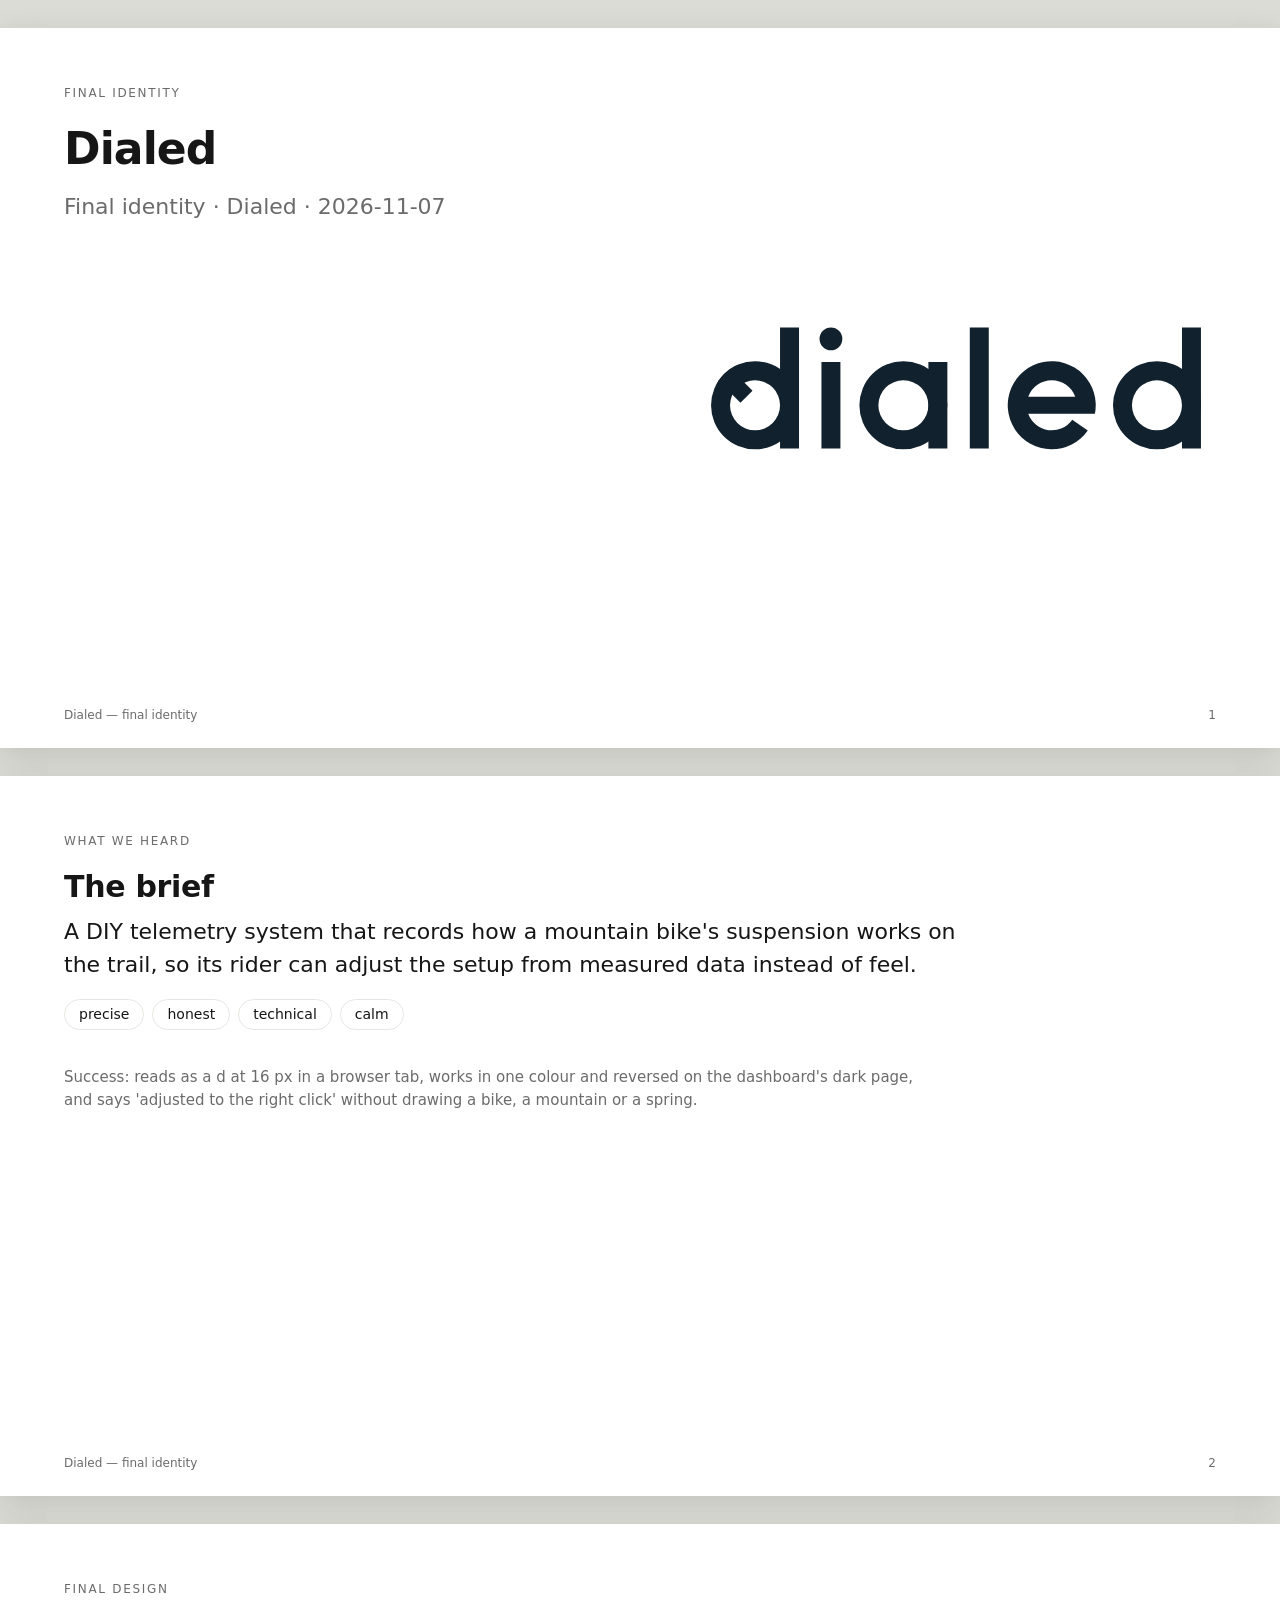
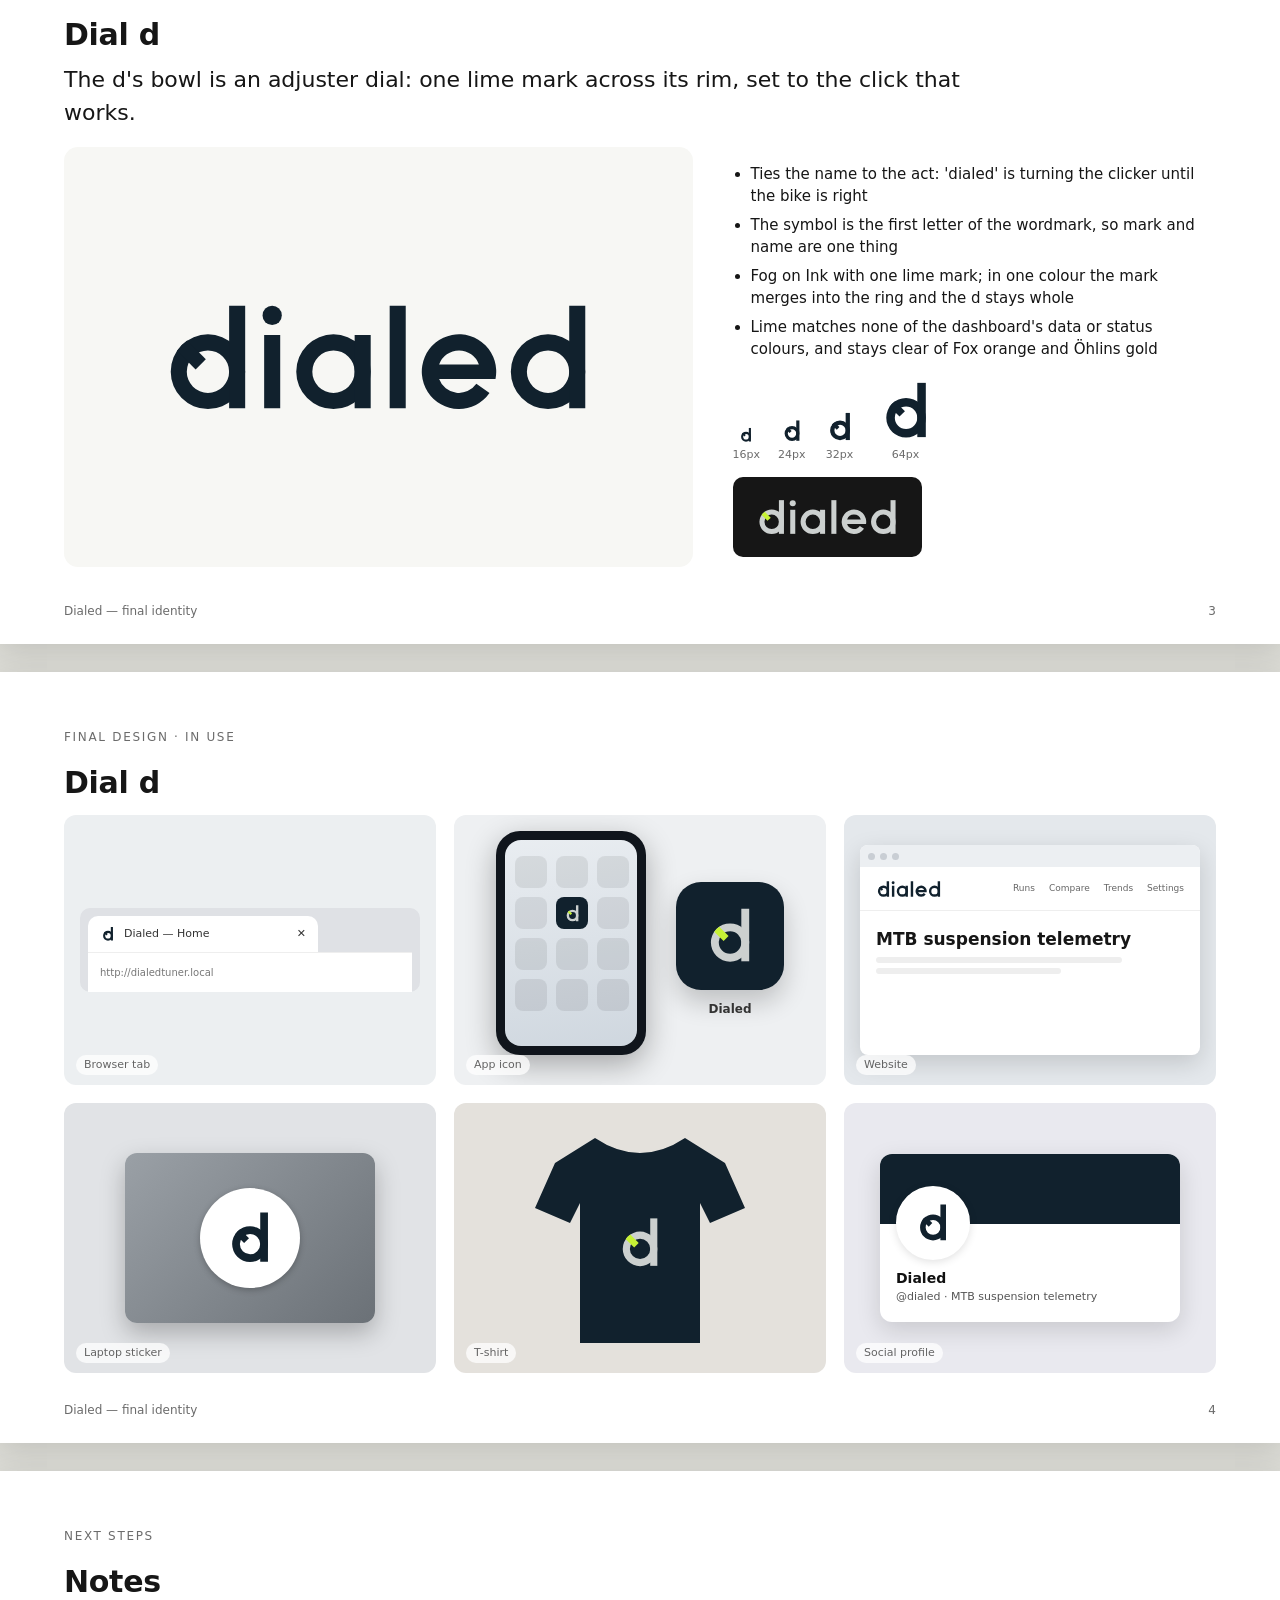
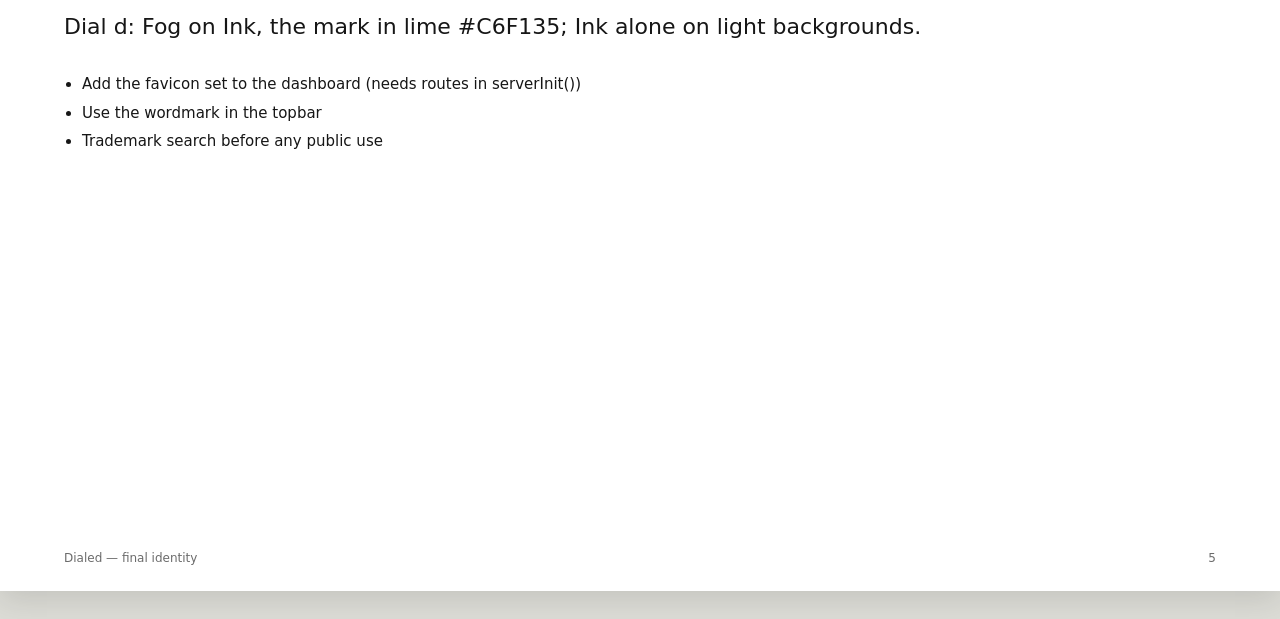
<file: brand/board/board.html>
<!doctype html><html lang='en'><head><meta charset='utf-8'><title>Dialed — final identity</title><style>
:root{--ink:#161616;--muted:#6b6b6b;--line:#e6e6e2;--paper:#f7f7f4}
*{box-sizing:border-box}body{margin:0;background:#dcdcd6;font:15px/1.5 system-ui,-apple-system,Segoe UI,sans-serif;color:var(--ink)}
.slide{width:1280px;min-height:720px;margin:28px auto;background:#fff;box-shadow:0 8px 30px rgba(0,0,0,.12);padding:56px 64px 70px;position:relative;overflow:hidden}
.slide h1{font-size:44px;margin:0 0 8px;letter-spacing:-.02em}.slide h2{font-size:30px;margin:0 0 6px;letter-spacing:-.01em}
.kicker{font-size:12px;letter-spacing:.14em;text-transform:uppercase;color:var(--muted);margin-bottom:14px}
.idea{font-size:22px;max-width:900px;margin:6px 0 18px}.muted{color:var(--muted)}
.foot{position:absolute;left:64px;right:64px;bottom:24px;display:flex;justify-content:space-between;font-size:12px;color:var(--muted)}
.hero{display:grid;grid-template-columns:1.3fr 1fr;gap:40px;align-items:center}
.stage{height:420px;background:var(--paper);border-radius:14px;display:flex;align-items:center;justify-content:center}
.stage img{max-width:70%;max-height:62%}
ul.rat{padding-left:18px;margin:0}ul.rat li{margin:6px 0}
.sizes{display:flex;gap:18px;align-items:flex-end;margin-top:18px}.sizes div{display:flex;flex-direction:column;align-items:center;gap:4px;font-size:11px;color:var(--muted)}
.rev{background:#161616;border-radius:10px;padding:18px 22px;display:inline-flex;margin-top:14px}
.mock{display:grid;grid-template-columns:repeat(3,1fr);gap:18px;margin-top:10px}
.m{height:270px;border-radius:12px;overflow:hidden;position:relative;display:flex;align-items:center;justify-content:center}
.m .lbl{position:absolute;left:12px;bottom:10px;font-size:11px;color:rgba(0,0,0,.6);background:rgba(255,255,255,.75);padding:2px 8px;border-radius:20px}
.bc{width:250px;height:143px;background:#fff;border-radius:5px;box-shadow:0 10px 26px rgba(0,0,0,.22);padding:16px;display:flex;flex-direction:column;justify-content:space-between;transform:translate(-50px,-38px) rotate(-4deg)}
.bc2{position:absolute;width:250px;height:143px;border-radius:5px;transform:translate(70px,52px) rotate(6deg);box-shadow:0 10px 26px rgba(0,0,0,.25);display:flex;align-items:center;justify-content:center}
.bc .t{font-size:9px;line-height:1.5;color:#333}
.phone{width:150px;height:224px;margin-bottom:14px;border-radius:24px;background:#10151c;padding:9px;box-shadow:0 10px 30px rgba(0,0,0,.3)}
.screen{width:100%;height:100%;border-radius:16px;background:linear-gradient(170deg,#e9edf1,#cfd7df);display:grid;grid-template-columns:repeat(3,1fr);gap:9px;padding:16px 10px;align-content:start}
.ai{width:32px;height:32px;border-radius:8px;background:rgba(0,0,0,.08);justify-self:center}
.bigapp{display:flex;flex-direction:column;align-items:center;gap:10px;font-size:12px;font-weight:600;color:#333;margin-left:30px}
.bigapp .bi{width:108px;height:108px;border-radius:25px;display:flex;align-items:center;justify-content:center;box-shadow:0 12px 26px rgba(0,0,0,.2)}
.web{width:340px;height:210px;background:#fff;border-radius:8px;box-shadow:0 8px 24px rgba(0,0,0,.15);overflow:hidden}
.web .bar{height:22px;background:#eceff2;display:flex;gap:5px;align-items:center;padding:0 8px}.web .bar i{width:7px;height:7px;border-radius:50%;background:#c9ced4}
.web .nav{height:44px;display:flex;align-items:center;padding:0 16px;gap:14px;font-size:9px;color:#666;border-bottom:1px solid #eee}
.web .hero2{padding:18px 16px}.web .hero2 b{display:block;font-size:17px;line-height:1.2;margin-bottom:8px}.web .hero2 span{display:block;height:6px;background:#eee;border-radius:3px;margin:5px 0;width:80%}
.sign{width:300px;height:190px;background:linear-gradient(#8c8f93,#6f7276);display:flex;flex-direction:column;align-items:center;padding-top:18px}
.sign .board{width:230px;height:74px;border-radius:6px;display:flex;align-items:center;justify-content:center;box-shadow:0 6px 16px rgba(0,0,0,.3)}
.sign .door{width:80px;height:80px;margin-top:18px;background:#3d4146;border-radius:3px 3px 0 0}
.tote{width:180px;height:210px;background:#efe7d8;border-radius:4px 4px 10px 10px;position:relative;display:flex;align-items:center;justify-content:center;box-shadow:0 8px 20px rgba(0,0,0,.15);margin-top:40px}
.tote:before{content:"";position:absolute;top:-46px;left:50%;transform:translateX(-50%);width:84px;height:70px;border:9px solid #e3d8c3;border-bottom:none;border-radius:50px 50px 0 0}
.social{width:300px;background:#fff;border-radius:12px;box-shadow:0 8px 24px rgba(0,0,0,.14);overflow:hidden}
.social .cover{height:70px}.social .av{width:74px;height:74px;border-radius:50%;background:#fff;border:4px solid #fff;margin:-38px 0 0 16px;display:flex;align-items:center;justify-content:center;box-shadow:0 2px 8px rgba(0,0,0,.12);overflow:hidden}
.social .meta{padding:8px 16px 16px;font-size:11px;color:#555}.social .meta b{font-size:14px;color:#111;display:block}
.cup{position:relative;width:150px;height:200px;margin-top:30px}
.cup .body{position:absolute;inset:0;background:#f4f1ea;clip-path:polygon(0 0,100% 0,86% 100%,14% 100%);display:flex;align-items:center;justify-content:center;box-shadow:inset -18px 0 24px rgba(0,0,0,.06)}
.cup .lid{position:absolute;left:-8px;right:-8px;top:-22px;height:24px;border-radius:8px 8px 3px 3px;background:#2b2b2b}
.cup .sleeve{position:absolute;left:6%;right:6%;top:36%;height:34%;clip-path:polygon(0 0,100% 0,96% 100%,4% 100%);display:flex;align-items:center;justify-content:center}
.bag{position:relative;width:170px;height:230px;background:#e9e2d6;border-radius:6px 6px 10px 10px;box-shadow:0 12px 26px rgba(0,0,0,.2);display:flex;flex-direction:column;align-items:center;padding-top:38px;gap:14px}
.bag:before{content:"";position:absolute;top:0;left:0;right:0;height:22px;background:repeating-linear-gradient(90deg,rgba(0,0,0,.08) 0 4px,transparent 4px 8px);border-radius:6px 6px 0 0}
.bag .label{width:118px;height:118px;border-radius:50%;background:#fff;display:flex;align-items:center;justify-content:center}
.bag .t{font-size:8px;letter-spacing:.14em;color:#555;text-transform:uppercase;padding:0 12px;text-align:center;line-height:1.4}
.sbag{position:relative;width:180px;height:210px;box-shadow:0 12px 26px rgba(0,0,0,.2);display:flex;align-items:center;justify-content:center;margin-top:30px}
.sbag:before{content:"";position:absolute;top:-40px;left:50%;transform:translateX(-50%);width:70px;height:56px;border:5px solid #333;border-bottom:none;border-radius:40px 40px 0 0}
.box{width:220px;height:150px;background:#f3efe6;box-shadow:14px 14px 0 rgba(0,0,0,.08),0 12px 26px rgba(0,0,0,.18);display:flex;align-items:center;justify-content:center;border-top:14px solid rgba(0,0,0,.06)}
.readme{width:360px;background:#0d1117;border-radius:8px;box-shadow:0 8px 24px rgba(0,0,0,.25);padding:18px 20px;color:#c9d1d9;font-size:10px}
.readme .rh{display:flex;align-items:center;gap:10px;border-bottom:1px solid #30363d;padding-bottom:12px;margin-bottom:10px}
.readme .badges{display:flex;gap:6px;margin:8px 0}.readme .badges i{display:block;width:54px;height:12px;border-radius:3px;background:#238636}.readme .badges i:nth-child(2){background:#1f6feb}.readme .badges i:nth-child(3){background:#6e7681}
.readme .ln{height:6px;background:#21262d;border-radius:3px;margin:6px 0}
.term{width:360px;background:#1e1e1e;border-radius:8px;box-shadow:0 8px 24px rgba(0,0,0,.3);overflow:hidden;font:10px/1.6 ui-monospace,Menlo,monospace;color:#d4d4d4}
.term .tb{height:22px;background:#2d2d2d;display:flex;gap:5px;align-items:center;padding:0 8px}.term .tb i{width:8px;height:8px;border-radius:50%;background:#555}
.term .tbody{padding:14px 16px;display:flex;gap:14px;align-items:center}
.sticker{width:250px;height:170px;background:linear-gradient(135deg,#9aa0a6,#6b7177);border-radius:12px;display:flex;align-items:center;justify-content:center;box-shadow:0 10px 24px rgba(0,0,0,.25)}
.sticker .s{width:100px;height:100px;border-radius:50%;background:#fff;display:flex;align-items:center;justify-content:center;box-shadow:0 2px 6px rgba(0,0,0,.25)}
.shirt{width:210px;height:220px;display:flex;align-items:center;justify-content:center;position:relative}
.shirt svg{position:absolute;inset:0}
.badge{width:170px;height:235px;background:#fff;border-radius:10px;box-shadow:0 10px 24px rgba(0,0,0,.2);display:flex;flex-direction:column;align-items:center;padding:20px 14px;gap:14px;position:relative;margin-top:30px}
.badge:before{content:"";position:absolute;top:-60px;left:50%;width:22px;height:62px;transform:translateX(-50%)}
.badge .hole{width:40px;height:8px;border-radius:4px;background:#ddd}.badge .nm{font-size:15px;font-weight:600}.badge .rl{font-size:10px;color:#777}
.pcard{position:relative;width:300px;height:189px;border-radius:14px;box-shadow:0 14px 30px rgba(0,0,0,.28);font:600 12px ui-monospace,Menlo,monospace}
.pcard .chip{position:absolute;left:22px;top:76px;width:40px;height:30px;border-radius:6px;background:linear-gradient(135deg,#e9d8a6,#c9a95c)}
.pcard .num{position:absolute;left:22px;top:122px;letter-spacing:.12em;font-size:14px}
.pcard .holder{position:absolute;left:22px;bottom:18px;font-size:10px;letter-spacing:.14em;opacity:.85}
.pcard .brandline{position:absolute;right:20px;bottom:16px;font:700 13px system-ui,sans-serif;opacity:.9}
.tabbar{width:340px;background:#dfe1e5;border-radius:10px;padding:8px 8px 0}
.tab{width:230px;height:36px;background:#fff;border-radius:10px 10px 0 0;display:flex;align-items:center;gap:8px;padding:0 12px;font-size:11px;color:#333}
.addr{height:40px;background:#fff;display:flex;align-items:center;padding:0 12px;font-size:10px;color:#777;border-top:1px solid #eee}
.cmp{display:grid;gap:22px;margin-top:20px}.cmp .c{background:var(--paper);border-radius:12px;padding:22px;display:flex;flex-direction:column;align-items:center;gap:12px}
.cmp img{max-height:120px;max-width:80%}
img.g{filter:grayscale(1)}img.w{filter:brightness(0) invert(1)}img.k{filter:brightness(0)}
.adj span{display:inline-block;border:1px solid var(--line);border-radius:20px;padding:4px 14px;margin:0 8px 8px 0;font-size:14px}
</style></head><body><section class="slide"><div class="kicker">Final identity</div>
<h1>Dialed</h1><p class="idea muted">Final identity · Dialed · 2026-11-07</p>
<div style="position:absolute;right:64px;top:50%;transform:translateY(-50%);width:520px;height:300px;display:flex;align-items:center;justify-content:center"><img class="" src="[data-uri]" style="max-width:100%;max-height:100%"></div><p class="muted" style="max-width:720px;margin-top:120px"></p><div class="foot"><span>Dialed — final identity</span><span>1</span></div></section><section class="slide"><div class="kicker">What we heard</div><h2>The brief</h2>
<p class="idea">A DIY telemetry system that records how a mountain bike&#x27;s suspension works on the trail, so its rider can adjust the setup from measured data instead of feel.</p><div class="adj"><span>precise</span><span>honest</span><span>technical</span><span>calm</span></div>
<p class="muted" style="margin-top:28px;max-width:860px">Success: reads as a d at 16 px in a browser tab, works in one colour and reversed on the dashboard&#x27;s dark page, and says &#x27;adjusted to the right click&#x27; without drawing a bike, a mountain or a spring.</p><div class="foot"><span>Dialed — final identity</span><span>2</span></div></section><section class="slide"><div class="kicker">Final design</div><h2>Dial d</h2>
<p class="idea">The d&#x27;s bowl is an adjuster dial: one lime mark across its rim, set to the click that works.</p>
<div class="hero"><div class="stage"><img class="" src="[data-uri]"></div>
<div><ul class="rat"><li>Ties the name to the act: &#x27;dialed&#x27; is turning the clicker until the bike is right</li><li>The symbol is the first letter of the wordmark, so mark and name are one thing</li><li>Fog on Ink with one lime mark; in one colour the mark merges into the ring and the d stays whole</li><li>Lime matches none of the dashboard&#x27;s data or status colours, and stays clear of Fox orange and Öhlins gold</li></ul><div class="sizes"><div><img class="" src="[data-uri]" style="height:16px">16px</div><div><img class="" src="[data-uri]" style="height:24px">24px</div><div><img class="" src="[data-uri]" style="height:32px">32px</div><div><img class="" src="[data-uri]" style="height:64px">64px</div></div><div class="rev"><img class="" src="[data-uri]" style="max-height:44px;max-width:300px"></div></div></div>
<div class="foot"><span>Dialed — final identity</span><span>3</span></div></section><section class="slide"><div class="kicker">Final design · in use</div><h2>Dial d</h2>
<div class="mock"><div class="m" style="background:#eceff1"><div class="tabbar"><div class="tab"><img class="" src="[data-uri]" style="width:16px;height:16px;object-fit:contain">Dialed — Home<span style="margin-left:auto">✕</span></div><div class="addr">http://dialedtuner.local</div></div><span class="lbl">Browser tab</span></div><div class="m" style="background:#eef0f2"><div class="phone"><div class="screen"><div class="ai"></div><div class="ai"></div><div class="ai"></div><div class="ai"></div><div class="ai" style="background:#11212D;display:flex;align-items:center;justify-content:center"><img class="" src="[data-uri]" style="max-height:19px;max-width:21px"></div><div class="ai"></div><div class="ai"></div><div class="ai"></div><div class="ai"></div><div class="ai"></div><div class="ai"></div><div class="ai"></div></div></div><div class="bigapp"><div class="bi" style="background:#11212D"><img class="" src="[data-uri]" style="max-height:62px;max-width:70px"></div>Dialed</div><span class="lbl">App icon</span></div><div class="m" style="background:#e4e8ec"><div class="web"><div class="bar"><i></i><i></i><i></i></div><div class="nav"><img class="" src="[data-uri]" style="max-height:20px;max-width:110px"><span style="flex:1"></span><span>Runs</span><span>Compare</span><span>Trends</span><span>Settings</span></div><div class="hero2"><b>MTB suspension telemetry</b><span></span><span style="width:60%"></span></div></div><span class="lbl">Website</span></div><div class="m" style="background:#e1e3e6"><div class="sticker"><div class="s"><img class="" src="[data-uri]" style="max-height:58px;max-width:66px"></div></div><span class="lbl">Laptop sticker</span></div><div class="m" style="background:#e4e1dc"><div class="shirt"><svg viewBox="0 0 210 220"><path d="M60 10 L20 35 L0 80 L35 95 L45 75 L45 215 L165 215 L165 75 L175 95 L210 80 L190 35 L150 10 Q105 40 60 10 Z" fill="#11212D"/></svg><img class="" src="[data-uri]" style="position:relative;max-height:56px;max-width:70px;margin-top:10px"></div><span class="lbl">T-shirt</span></div><div class="m" style="background:#e9e9ef"><div class="social"><div class="cover" style="background:#11212D"></div><div class="av"><img class="" src="[data-uri]" style="max-height:42px;max-width:50px"></div><div class="meta"><b>Dialed</b>@dialed · MTB suspension telemetry</div></div><span class="lbl">Social profile</span></div></div><div class="foot"><span>Dialed — final identity</span><span>4</span></div></section><section class="slide"><div class="kicker">Next steps</div><h2>Notes</h2>
<p class="idea">Dial d: Fog on Ink, the mark in lime #C6F135; Ink alone on light backgrounds.</p>
<ul class="rat" style="margin-top:30px"><li>Add the favicon set to the dashboard (needs routes in serverInit())</li><li>Use the wordmark in the topbar</li><li>Trademark search before any public use</li></ul><div class="foot"><span>Dialed — final identity</span><span>5</span></div></section></body></html>
</file>
